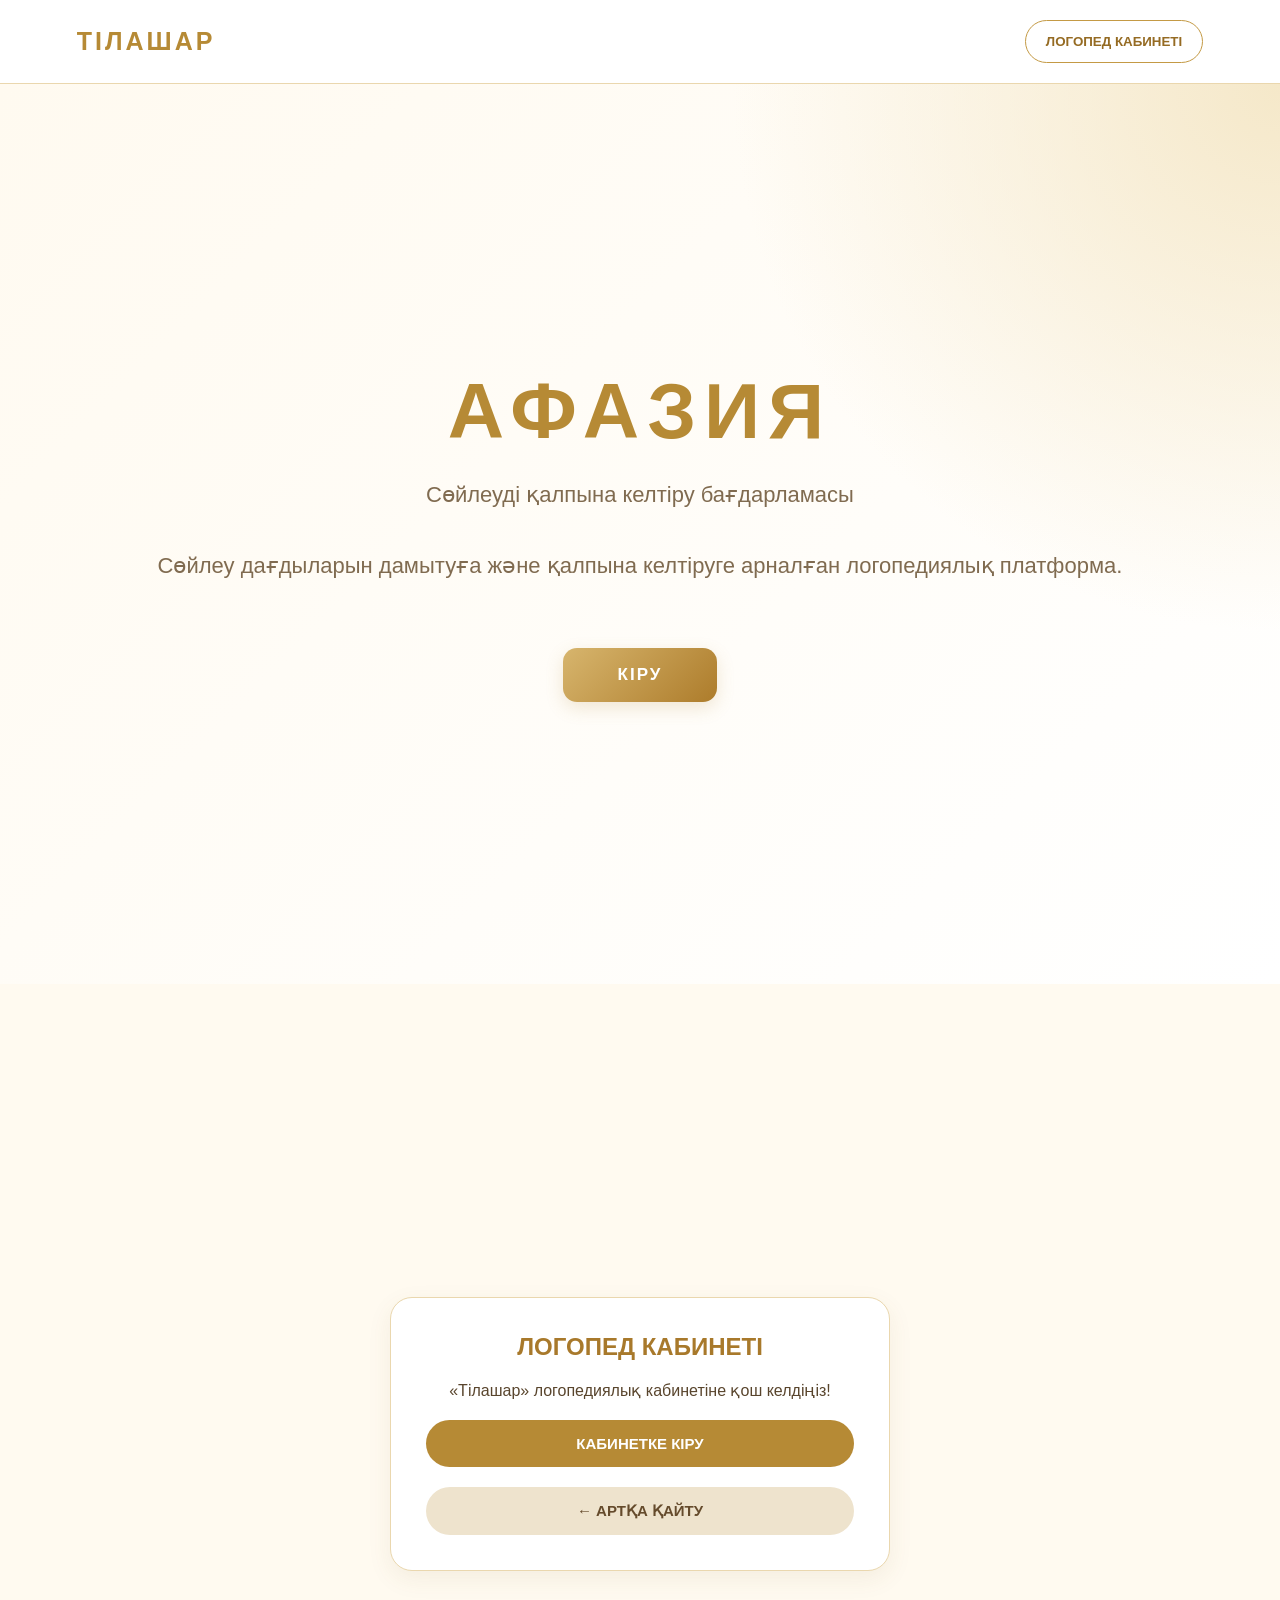
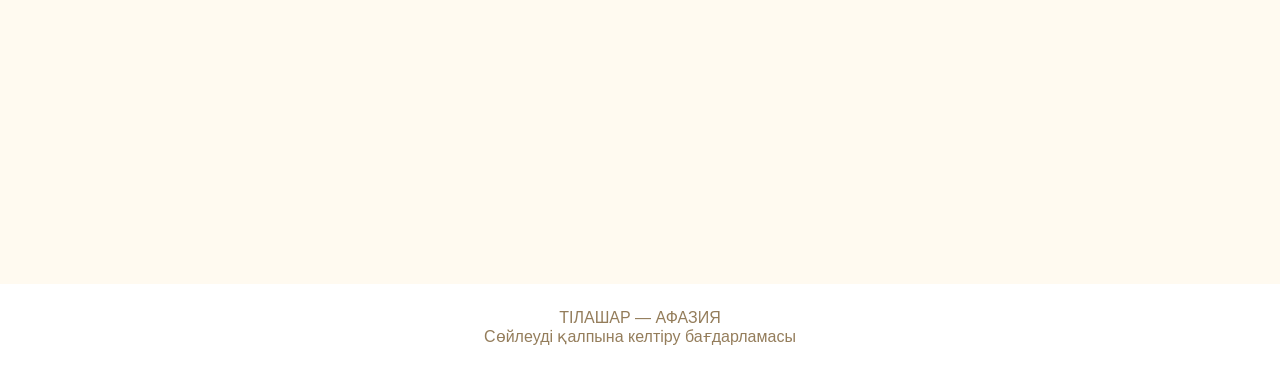
<file: index.html>
<!DOCTYPE html>
<html lang="kk">
<head>
<meta charset="UTF-8">
<meta name="viewport" content="width=device-width, initial-scale=1.0">
<title>ТІЛАШАР — Афазия</title>
<link rel="stylesheet" href="style.css">
<style>
* {
    box-sizing: border-box;
}
body {
    margin: 0;
    font-family: Arial, sans-serif;
    background: #fffaf0;
    color: #59452d;
}
button {
    cursor: pointer;
    font-family: inherit;
}
header {
    display: flex;
    justify-content: space-between;
    align-items: center;
    padding: 20px 6%;
    background: white;
    border-bottom: 1px solid #ead7ae;
}
.logo {
    font-size: 25px;
    font-weight: bold;
    color: #b68a35;
    letter-spacing: 3px;
}
.cabinet-button {
    padding: 13px 20px;
    border: 1px solid #c49a45;
    border-radius: 25px;
    background: white;
    color: #956b23;
    font-weight: bold;
}
.home-screen {
    min-height: 85vh;
    display: flex;
    justify-content: center;
    align-items: center;
    text-align: center;
    padding: 25px;
}
.home-content h1 {
    font-size: clamp(50px, 10vw, 90px);
    color: #b68a35;
    letter-spacing: 7px;
    margin-bottom: 10px;
}
.home-content p {
    font-size: 19px;
    line-height: 1.7;
    color: #806b50;
}
.enter-button {
    display: inline-block;
    margin-top: 30px;
    padding: 17px 70px;
    border: none;
    border-radius: 35px;
    background: linear-gradient(135deg, #d7b56d, #ad7c2b);
    color: white;
    font-size: 19px;
    font-weight: bold;
    box-shadow: 0 7px 20px #d9c69f;
}
.program-screen {
    display: none;
    padding: 45px 6%;
    min-height: 80vh;
}
.program-heading {
    text-align: center;
    margin-bottom: 35px;
}
.program-heading h2 {
    color: #a8792b;
    font-size: 30px;
}
.program-heading p {
    color: #806b50;
}
.world-grid {
    display: grid;
    grid-template-columns: repeat(4, 1fr);
    gap: 20px;
}
.world-card {
    min-height: 170px;
    padding: 25px 15px;
    border: 1px solid #ead7ae;
    border-radius: 20px;
    background: white;
    color: #654b2c;
    font-size: 17px;
    font-weight: bold;
    box-shadow: 0 5px 16px rgba(120,90,35,.08);
}
.world-card:hover {
    background: #fff2d7;
    transform: translateY(-4px);
}
.world-icon {
    display: block;
    font-size: 38px;
    margin-bottom: 15px;
}
.section-content {
    max-width: 950px;
    margin: auto;
}
.section-page {
    padding: 30px;
    background: white;
    border: 1px solid #ead7ae;
    border-radius: 20px;
}
.section-page h2 {
    color: #a8792b;
}
.back-to-menu {
    padding: 12px 20px;
    border: none;
    border-radius: 25px;
    background: #ead9b4;
    color: #634a28;
    font-weight: bold;
}
.task-list {
    display: grid;
    gap: 13px;
    margin-top: 25px;
}
.task-card {
    display: flex;
    align-items: center;
    gap: 15px;
    padding: 17px;
    border: 1px solid #ead7ae;
    border-radius: 13px;
    background: #fffaf0;
}
.task-number {
    display: flex;
    justify-content: center;
    align-items: center;
    min-width: 35px;
    height: 35px;
    border-radius: 50%;
    background: #d7b56d;
    color: white;
}
.task-card button {
    margin-left: auto;
    padding: 10px 18px;
    border: none;
    border-radius: 20px;
    background: #b68a35;
    color: white;
    font-weight: bold;
}
.login-screen {
    display: none;
    min-height: 75vh;
    justify-content: center;
    align-items: center;
    padding: 25px;
}
.login-box {
    max-width: 500px;
    width: 100%;
    padding: 35px;
    text-align: center;
    background: white;
    border: 1px solid #ead7ae;
    border-radius: 22px;
}
.login-box h2 {
    color: #a8792b;
}
.login-box button {
    display: block;
    width: 100%;
    margin-top: 20px;
    padding: 15px;
    border: none;
    border-radius: 25px;
    background: #b68a35;
    color: white;
    font-weight: bold;
}
.login-box .back-button {
    background: #eee3cd;
    color: #654b2c;
}
footer {
    padding: 25px;
    text-align: center;
    background: white;
    color: #947d5b;
}
@media(max-width:850px) {
    .world-grid {
        grid-template-columns: repeat(2, 1fr);
    }
}
@media(max-width:500px) {
    header {
        padding: 15px;
    }
    .logo {
        font-size: 19px;
    }
    .cabinet-button {
        font-size: 11px;
        padding: 10px;
    }
    .world-grid {
        grid-template-columns: 1fr;
    }
    .task-card {
        flex-wrap: wrap;
    }
}
</style>
</head>
<body>
<header>
    <div class="logo">ТІЛАШАР</div>
<button class="cabinet-button" id="cabinetButton">
    ЛОГОПЕД КАБИНЕТІ
</button>
</header>
<!-- БАСТЫ БЕТ -->
<section id="home" class="home-screen">
    <div class="home-content">
        <h1>АФАЗИЯ</h1>
    <p>Сөйлеуді қалпына келтіру бағдарламасы</p>
    <p>
        Сөйлеу дағдыларын дамытуға және қалпына келтіруге
        арналған логопедиялық платформа.
    </p>
    <button id="enterButton" class="enter-button" type="button">
        КІРУ
    </button>
</div>
</section>
<!-- 8 БӨЛІМ -->
<main id="program" class="program-screen">
<div id="program-heading" class="program-heading">
    <h2>ЛОГОПЕДИЯЛЫҚ БАҒДАРЛАМА</h2>
    <p>Өзіңізге қажетті бөлімді таңдаңыз</p>
</div>
<div id="world-grid" class="world-grid">
    <button class="world-card" onclick="openSection('breathing')">
        <span class="world-icon">🌬️</span>
        ТЫНЫС АЛУ
    </button>
    <button class="world-card" onclick="openSection('articulation')">
        <span class="world-icon">👄</span>
        АРТИКУЛЯЦИЯ
    </button>
    <button class="world-card" onclick="openSection('vocabulary')">
        <span class="world-icon">📚</span>
        СӨЗДІК ҚОР
    </button>
    <button class="world-card" onclick="openSection('understanding')">
        <span class="world-icon">🧠</span>
        СӨЙЛЕУДІ ТҮСІНУ
    </button>
    <button class="world-card" onclick="openSection('speech')">
        <span class="world-icon">💬</span>
        СӨЙЛЕУДІ ҚАЛЫПТАСТЫРУ
    </button>
    <button class="world-card" onclick="openSection('reading')">
        <span class="world-icon">✍️</span>
        ОҚУ ЖӘНЕ ЖАЗУ
    </button>
    <button class="world-card" onclick="openSection('logorhythmics')">
        <span class="world-icon">🎵</span>
        ЛОГОРИТМИКА
    </button>
    <button class="world-card" onclick="openSection('results')">
        <span class="world-icon">📊</span>
        НӘТИЖЕЛЕР
    </button>
</div>
<div id="section-content" class="section-content"
     style="display:none;"></div>
</main>
<!-- ЛОГОПЕД КАБИНЕТІ -->
<section id="logopedLogin" class="login-screen">
    <div class="login-box">
        <h2>ЛОГОПЕД КАБИНЕТІ</h2>
    <p>«Тілашар» логопедиялық кабинетіне қош келдіңіз!</p>
    <button id="cabinetEnterButton">
        КАБИНЕТКЕ КІРУ
    </button>
    <button class="back-button" id="backButton">
        ← АРТҚА ҚАЙТУ
    </button>
</div>
</section>
<footer>
    <p>ТІЛАШАР — АФАЗИЯ</p>
    <p>Сөйлеуді қалпына келтіру бағдарламасы</p>
</footer>
<!-- БАРЛЫҚ БАТЫРМАЛАРДЫҢ ЖҰМЫСЫ -->
<script>
(function () {
    const home = document.getElementById("home");
    const program = document.getElementById("program");
    const login = document.getElementById("logopedLogin");
    const grid = document.getElementById("world-grid");
    const content = document.getElementById("section-content");
    const heading = document.getElementById("program-heading");
    const sections = {
        breathing: {
            title: "ТЫНЫС АЛУ",
            description: "Сөйлеу тынысын дамытуға арналған бөлім.",
            tasks: [
                "Дұрыс тыныс алуды үйрену",
                "Мұрын арқылы тыныс алу",
                "Ауыз арқылы дем шығару",
                "Ұзақ дем шығару",
                "Демді бірқалыпты реттеу"
            ]
        },
        articulation: {
            title: "АРТИКУЛЯЦИЯ",
            description: "Сөйлеу мүшелерінің қимылын дамыту.",
            tasks: [
                "Ерін жаттығулары",
                "Тіл жаттығулары",
                "Жақ жаттығулары",
                "Артикуляциялық қалыптар",
                "Қимылдарды қайталау"
            ]
        },
        vocabulary: {
            title: "СӨЗДІК ҚОР",
            description: "Сөздерді түсіну және қолдану.",
            tasks: [
                "Заттарды атау",
                "Суреттерді сәйкестендіру",
                "Заттардың атауын табу",
                "Сөздерді топтастыру",
                "Сөздерді сөйлемде қолдану"
            ]
        },
        understanding: {
            title: "СӨЙЛЕУДІ ТҮСІНУ",
            description: "Сөздер мен сөйлемдерді түсінуді дамыту.",
            tasks: [
                "Жеке сөздерді түсіну",
                "Қарапайым нұсқауларды орындау",
                "Сөйлемдерді түсіну",
                "Сұрақтарға жауап беру",
                "Мәтін мазмұнын түсіну"
            ]
        },
        speech: {
            title: "СӨЙЛЕУДІ ҚАЛЫПТАСТЫРУ",
            description: "Ойын сөз арқылы жеткізу дағдыларын дамыту.",
            tasks: [
                "Жеке сөздерді айту",
                "Сөз тіркестерін құрастыру",
                "Сөйлем құрау",
                "Сурет бойынша әңгімелеу",
                "Өз ойын жеткізу"
            ]
        },
        reading: {
            title: "ОҚУ ЖӘНЕ ЖАЗУ",
            description: "Оқу және жазу дағдыларын дамыту.",
            tasks: [
                "Әріптерді тану",
                "Буындарды оқу",
                "Сөздерді оқу",
                "Сөздерді жазу",
                "Сөйлем жазу"
            ]
        },
        logorhythmics: {
            title: "ЛОГОРИТМИКА",
            description: "Қимыл, ырғақ және сөйлеуді үйлестіру.",
            tasks: [
                "Ырғақты сезіну",
                "Қимылды қайталау",
                "Музыка ырғағымен қозғалу",
                "Сөз бен қимылды үйлестіру",
                "Қимылды сөйлеу жаттығулары"
            ]
        },
        results: {
            title: "НӘТИЖЕЛЕР",
            description: "Орындалған тапсырмалар мен даму көрсеткіштері.",
            tasks: [
                "Орындалған тапсырмалар",
                "Диагностика нәтижелері",
                "Бастапқы көрсеткіштер",
                "Қайталама көрсеткіштер",
                "Даму динамикасы"
            ]
        }
    };
    // КІРУ БАТЫРМАСЫ
    document.getElementById("enterButton").addEventListener("click", function () {
        home.style.display = "none";
        login.style.display = "none";
        program.style.display = "block";
        showMenu();
        window.scrollTo(0, 0);
    });
    // ЛОГОПЕД КАБИНЕТІ
    document.getElementById("cabinetButton").addEventListener("click", function () {
        home.style.display = "none";
        program.style.display = "none";
        login.style.display = "flex";
        window.scrollTo(0, 0);
    });
    // КАБИНЕТКЕ ӨТУ
    document.getElementById("cabinetEnterButton").addEventListener("click", function () {
        window.location.href = "cabinet.html";
    });
    // АРТҚА ҚАЙТУ
    document.getElementById("backButton").addEventListener("click", function () {
        login.style.display = "none";
        program.style.display = "block";
        showMenu();
    });
    // БӨЛІМДІ АШУ
    window.openSection = function (key) {
        const section = sections[key];
        if (!section) return;
        grid.style.display = "none";
        heading.style.display = "none";
        content.style.display = "block";
        content.innerHTML = `
            <div class="section-page">
                <button class="back-to-menu" onclick="showMenu()">
                    ← МӘЗІРГЕ ҚАЙТУ
                </button>
                <h2>${section.title}</h2>
                <p>${section.description}</p>
                <div class="task-list">
                    ${section.tasks.map((task, index) => `
                        <div class="task-card">
                            <span class="task-number">${index + 1}</span>
                            <span>${task}</span>
                            <button onclick="openTask('${key}', ${index})">
                                АШУ
                            </button>
                        </div>
                    `).join("")}
                </div>
            </div>
        `;
    };
    // ТАПСЫРМАНЫ АШУ
    window.openTask = function (key, index) {
        const section = sections[key];
        if (!section) return;
        const task = section.tasks[index];
        content.innerHTML = `
            <div class="section-page">
                <button class="back-to-menu" onclick="openSection('${key}')">
                    ← АРТҚА
                </button>
                <h2>${task}</h2>
                <p>${section.description}</p>
                <div class="task-instruction">
                    <h3>Тапсырманың мақсаты</h3>
                    <p>${section.description}</p>
                    <h3>Орындау тәртібі</h3>
                    <p>
                        Логопед нұсқауды түсіндіреді, тапсырманы көрсетеді
                        және орындалуын бақылайды.
                    </p>
                </div>
            </div>
        `;
    };
    // МӘЗІРГЕ ҚАЙТУ
    window.showMenu = function () {
        grid.style.display = "grid";
        heading.style.display = "block";
        content.style.display = "none";
        content.innerHTML = "";
    };
})();
</script>
</body>
</html>
</file>
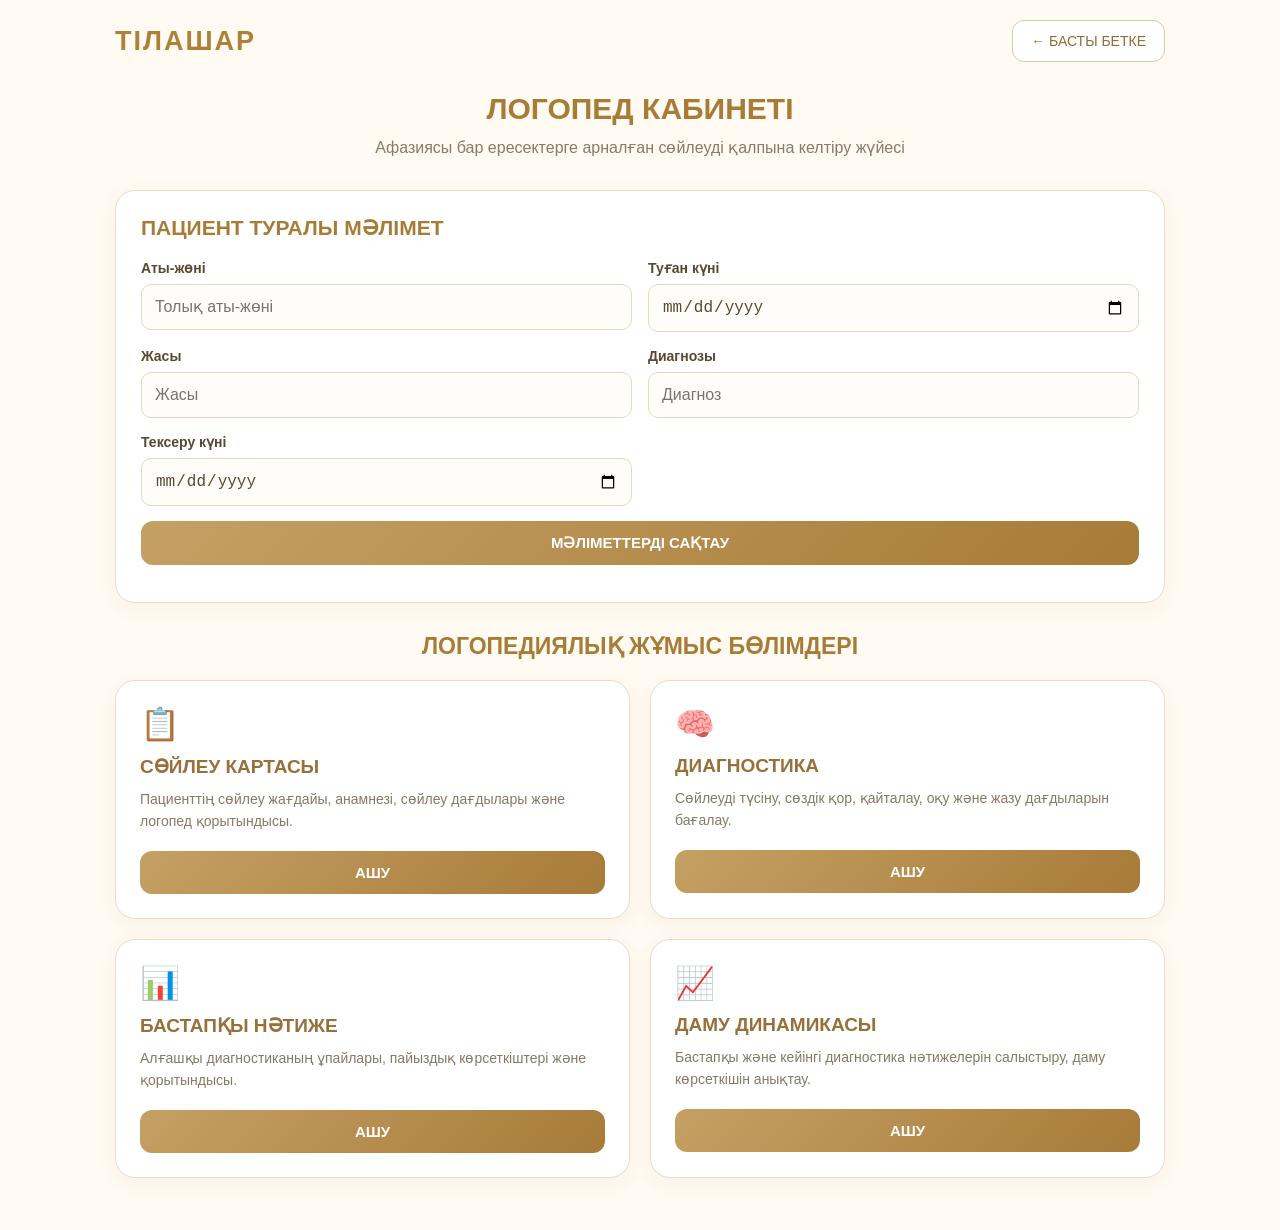
<file: cabinet.html>
<!DOCTYPE html>
<html lang="kk">
<head>
  <meta charset="UTF-8">
  <meta name="viewport" content="width=device-width, initial-scale=1.0">
  <title>Тілашар — Логопед кабинеті</title>
  <style>
    * {
      box-sizing: border-box;
      margin: 0;
      padding: 0;
    }
    body {
      font-family: Arial, sans-serif;
      background: #fffaf2;
      color: #594832;
      padding: 20px;
    }
    .container {
      max-width: 1050px;
      margin: 0 auto;
    }
    header {
      display: flex;
      justify-content: space-between;
      align-items: center;
      flex-wrap: wrap;
      gap: 15px;
      margin-bottom: 30px;
    }
    .logo {
      font-size: 27px;
      font-weight: bold;
      color: #ae8139;
      letter-spacing: 2px;
    }
    .back-button {
      border: 1px solid #dfc99f;
      background: white;
      color: #8e6c36;
      border-radius: 12px;
      padding: 12px 18px;
      cursor: pointer;
      font-size: 14px;
    }
    .title {
      text-align: center;
      margin-bottom: 30px;
    }
    .title h1 {
      font-size: 30px;
      color: #a77c36;
      margin-bottom: 10px;
    }
    .title p {
      color: #897b67;
      line-height: 1.5;
    }
    .patient-box {
      background: white;
      border: 1px solid #eadcc3;
      border-radius: 20px;
      padding: 25px;
      margin-bottom: 30px;
      box-shadow: 0 5px 20px rgba(130, 100, 50, 0.06);
    }
    .patient-box h2 {
      color: #a77c36;
      margin-bottom: 20px;
      font-size: 21px;
    }
    .form-grid {
      display: grid;
      grid-template-columns: repeat(2, minmax(0, 1fr));
      gap: 16px;
    }
    .field {
      display: flex;
      flex-direction: column;
      gap: 8px;
    }
    .field label {
      font-size: 14px;
      font-weight: bold;
    }
    input, textarea, select {
      width: 100%;
      min-width: 0;
      padding: 13px;
      border: 1px solid #e7d8bd;
      border-radius: 10px;
      font-size: 16px;
      background: #fffdf9;
      color: #594832;
    }
    .save-button, .open-button {
      background: linear-gradient(135deg, #c5a064, #a77b38);
      color: white;
      border: none;
      border-radius: 12px;
      padding: 13px 20px;
      font-size: 15px;
      font-weight: bold;
      cursor: pointer;
      margin-top: 15px;
    }
    .save-button {
      width: 100%;
    }
    .message {
      margin-top: 12px;
      color: #64834d;
      font-size: 14px;
    }
    .section-title {
      text-align: center;
      color: #a77c36;
      margin-bottom: 20px;
      font-size: 23px;
    }
    .menu-grid {
      display: grid;
      grid-template-columns: repeat(2, minmax(0, 1fr));
      gap: 20px;
      margin-bottom: 30px;
    }
    .menu-card {
      background: white;
      border: 1px solid #eadcc3;
      border-radius: 20px;
      padding: 24px;
      box-shadow: 0 5px 20px rgba(130, 100, 50, 0.06);
    }
    .menu-card .icon {
      font-size: 32px;
      margin-bottom: 12px;
    }
    .menu-card h3 {
      font-size: 19px;
      color: #98703a;
      margin-bottom: 10px;
    }
    .menu-card p {
      color: #887963;
      font-size: 14px;
      line-height: 1.6;
      min-height: 45px;
    }
    .open-button {
      width: 100%;
      margin-top: 18px;
    }
    .open-button:hover, .save-button:hover {
      opacity: 0.9;
    }
    #patientContent {
      display: none;
      background: white;
      border: 1px solid #eadcc3;
      border-radius: 20px;
      padding: 25px;
      margin-bottom: 30px;
      min-height: 200px;
    }
    .content-back {
      background: #f8f0e2;
      color: #896a39;
      border: 1px solid #eadcc3;
      padding: 11px 17px;
      border-radius: 10px;
      cursor: pointer;
      margin-bottom: 20px;
      font-size: 14px;
    }
    @media (max-width: 650px) {
      body {
        padding: 13px;
      }
      .form-grid, .menu-grid {
        grid-template-columns: 1fr;
      }
      .title h1 {
        font-size: 25px;
      }
      .patient-box, .menu-card, #patientContent {
        padding: 18px;
      }
    }
  </style>
</head>
<body>
<div class="container">
  <header>
    <div class="logo">ТІЛАШАР</div>
<button class="back-button" onclick="goBack()">
  ← БАСТЫ БЕТКЕ
</button>
  </header>
  <div class="title">
    <h1>ЛОГОПЕД КАБИНЕТІ</h1>
    <p>Афазиясы бар ересектерге арналған сөйлеуді қалпына келтіру жүйесі</p>
  </div>
  <!-- ПАЦИЕНТ МӘЛІМЕТТЕРІ -->
  <section class="patient-box">
    <h2>ПАЦИЕНТ ТУРАЛЫ МӘЛІМЕТ</h2>
<form id="patientForm">
  <div class="form-grid">
    <div class="field">
      <label for="fullName">Аты-жөні</label>
      <input id="fullName" type="text" placeholder="Толық аты-жөні">
    </div>
    <div class="field">
      <label for="birthDate">Туған күні</label>
      <input id="birthDate" type="date">
    </div>
    <div class="field">
      <label for="age">Жасы</label>
      <input id="age" type="number" placeholder="Жасы">
    </div>
    <div class="field">
      <label for="diagnosis">Диагнозы</label>
      <input id="diagnosis" type="text" placeholder="Диагноз">
    </div>
    <div class="field">
      <label for="testDate">Тексеру күні</label>
      <input id="testDate" type="date">
    </div>
  </div>
  <button class="save-button" type="submit">
    МӘЛІМЕТТЕРДІ САҚТАУ
  </button>
  <div id="patientMessage" class="message"></div>
</form>
  </section>
  <!-- ТӨРТ НЕГІЗГІ БӨЛІМ -->
  <h2 class="section-title">ЛОГОПЕДИЯЛЫҚ ЖҰМЫС БӨЛІМДЕРІ</h2>
  <div id="cabinetMenu" class="menu-grid">
<div class="menu-card">
  <div class="icon">📋</div>
  <h3>СӨЙЛЕУ КАРТАСЫ</h3>
  <p>Пациенттің сөйлеу жағдайы, анамнезі, сөйлеу дағдылары және логопед қорытындысы.</p>
  <button class="open-button" onclick="showPatientSection('speechCard')">
    АШУ
  </button>
</div>
<div class="menu-card">
  <div class="icon">🧠</div>
  <h3>ДИАГНОСТИКА</h3>
  <p>Сөйлеуді түсіну, сөздік қор, қайталау, оқу және жазу дағдыларын бағалау.</p>
  <button class="open-button" onclick="showPatientSection('diagnostics')">
    АШУ
  </button>
</div>
<div class="menu-card">
  <div class="icon">📊</div>
  <h3>БАСТАПҚЫ НӘТИЖЕ</h3>
  <p>Алғашқы диагностиканың ұпайлары, пайыздық көрсеткіштері және қорытындысы.</p>
  <button class="open-button" onclick="showPatientSection('initialResult')">
    АШУ
  </button>
</div>
<div class="menu-card">
  <div class="icon">📈</div>
  <h3>ДАМУ ДИНАМИКАСЫ</h3>
  <p>Бастапқы және кейінгі диагностика нәтижелерін салыстыру, даму көрсеткішін анықтау.</p>
  <button class="open-button" onclick="showPatientSection('dynamics')">
    АШУ
  </button>
</div>
  </div>
  <!-- БӨЛІМДЕРДІҢ АҚПАРАТЫ ОСЫ ЖЕРДЕ АШЫЛАДЫ -->
  <section id="patientContent"></section>
</div>
<script src="cabinet.js"></script>
<script src="speech-card.js"></script>
<script src="dynamics.js"></script>
<script>
  function goBack() {
    window.location.href = "index.html";
  }
</script>
</body>
</html>
</file>
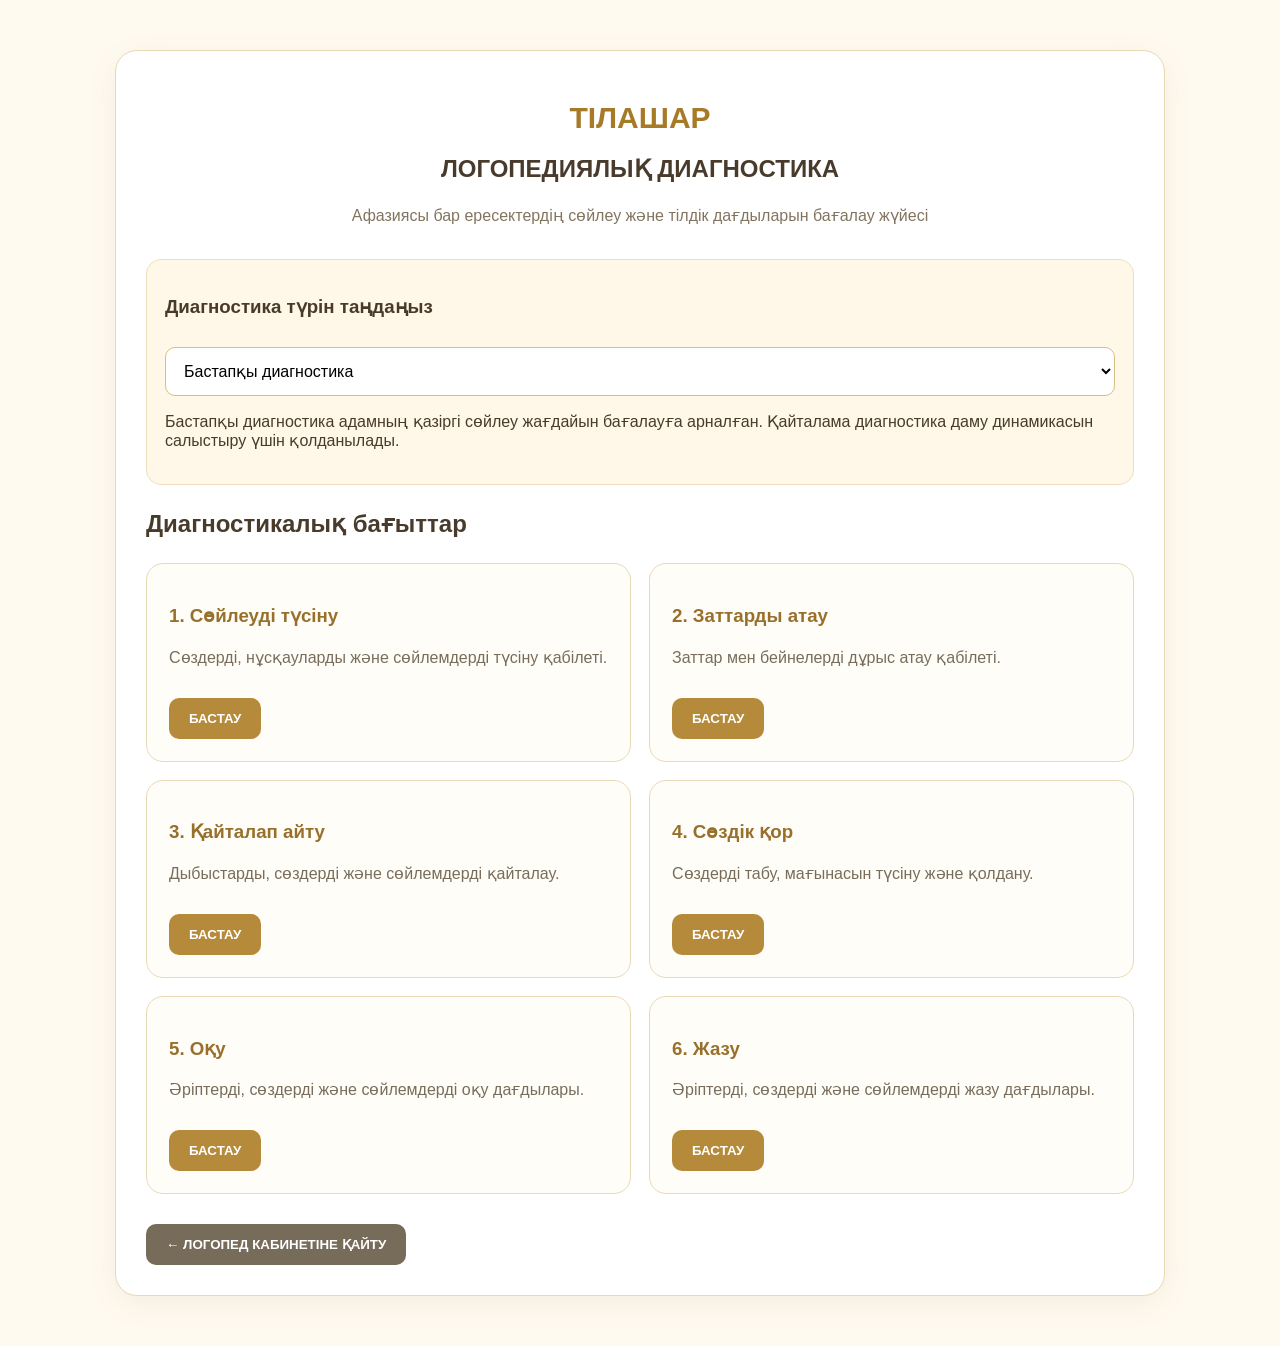
<file: diagnostics.html>
<!DOCTYPE html>
<html lang="kk">
<head>
    <meta charset="UTF-8">
    <meta name="viewport" content="width=device-width, initial-scale=1.0">
    <title>ТІЛАШАР — Диагностика</title>
<style>
    * {
        box-sizing: border-box;
    }
    body {
        margin: 0;
        padding: 20px;
        font-family: Arial, sans-serif;
        background: #fffaf0;
        color: #493b2b;
    }
    .diagnostics-page {
        max-width: 1050px;
        margin: 30px auto;
        padding: 30px;
        background: white;
        border: 1px solid #ead8b5;
        border-radius: 22px;
        box-shadow: 0 8px 30px rgba(120, 90, 40, 0.08);
    }
    .top {
        text-align: center;
        margin-bottom: 30px;
    }
    .top h1 {
        color: #a77a27;
        font-size: 30px;
    }
    .top p {
        color: #82745f;
        line-height: 1.6;
    }
    .patient-box {
        padding: 18px;
        margin-bottom: 25px;
        background: #fff8e9;
        border-radius: 15px;
        border: 1px solid #efdfbd;
    }
    select {
        width: 100%;
        padding: 14px;
        margin-top: 10px;
        border: 1px solid #d8bd84;
        border-radius: 10px;
        background: white;
        font-size: 16px;
    }
    .category-grid {
        display: grid;
        grid-template-columns: repeat(2, 1fr);
        gap: 18px;
        margin-top: 25px;
    }
    .category-card {
        padding: 22px;
        border: 1px solid #ead9b7;
        border-radius: 17px;
        background: #fffdf8;
    }
    .category-card h3 {
        color: #98702c;
    }
    .category-card p {
        color: #786d5b;
        line-height: 1.5;
    }
    button {
        padding: 13px 20px;
        border: none;
        border-radius: 10px;
        background: #b58a3b;
        color: white;
        font-weight: bold;
        cursor: pointer;
        margin-top: 12px;
    }
    button:hover {
        background: #96702d;
    }
    .back-button {
        background: #776b59;
        margin-top: 30px;
    }
    .diagnostic-task {
        margin-top: 25px;
        padding: 25px;
        background: #fffaf0;
        border-radius: 17px;
        border: 1px solid #ead9b7;
    }
    @media(max-width: 650px) {
        body {
            padding: 10px;
        }
        .diagnostics-page {
            padding: 18px;
            margin: 10px auto;
        }
        .category-grid {
            grid-template-columns: 1fr;
        }
        .top h1 {
            font-size: 24px;
        }
    }
</style>
</head>
<body>
<main class="diagnostics-page">
<div class="top">
    <h1>ТІЛАШАР</h1>
    <h2>ЛОГОПЕДИЯЛЫҚ ДИАГНОСТИКА</h2>
    <p>
        Афазиясы бар ересектердің сөйлеу және тілдік
        дағдыларын бағалау жүйесі
    </p>
</div>
<div class="patient-box">
    <h3>Диагностика түрін таңдаңыз</h3>
    <select id="assessmentType">
        <option value="initial">Бастапқы диагностика</option>
        <option value="repeat">Қайталама диагностика</option>
    </select>
    <p>
        Бастапқы диагностика адамның қазіргі сөйлеу жағдайын
        бағалауға арналған. Қайталама диагностика даму динамикасын
        салыстыру үшін қолданылады.
    </p>
</div>
<h2>Диагностикалық бағыттар</h2>
<div class="category-grid">
    <div class="category-card">
        <h3>1. Сөйлеуді түсіну</h3>
        <p>Сөздерді, нұсқауларды және сөйлемдерді түсіну қабілеті.</p>
        <button onclick="startCategory('understanding')">БАСТАУ</button>
    </div>
    <div class="category-card">
        <h3>2. Заттарды атау</h3>
        <p>Заттар мен бейнелерді дұрыс атау қабілеті.</p>
        <button onclick="startCategory('naming')">БАСТАУ</button>
    </div>
    <div class="category-card">
        <h3>3. Қайталап айту</h3>
        <p>Дыбыстарды, сөздерді және сөйлемдерді қайталау.</p>
        <button onclick="startCategory('repetition')">БАСТАУ</button>
    </div>
    <div class="category-card">
        <h3>4. Сөздік қор</h3>
        <p>Сөздерді табу, мағынасын түсіну және қолдану.</p>
        <button onclick="startCategory('vocabulary')">БАСТАУ</button>
    </div>
    <div class="category-card">
        <h3>5. Оқу</h3>
        <p>Әріптерді, сөздерді және сөйлемдерді оқу дағдылары.</p>
        <button onclick="startCategory('reading')">БАСТАУ</button>
    </div>
    <div class="category-card">
        <h3>6. Жазу</h3>
        <p>Әріптерді, сөздерді және сөйлемдерді жазу дағдылары.</p>
        <button onclick="startCategory('writing')">БАСТАУ</button>
    </div>
</div>
<button class="back-button"
    onclick="window.location.href='cabinet.html'">
    ← ЛОГОПЕД КАБИНЕТІНЕ ҚАЙТУ
</button>
</main>
<script src="diagnostics.js"></script>
</body>
</html>
</file>
<file: style.css>
:root {
–gold: #b58a43;
–gold-light: #e6c98e;
–cream: #fffaf0;
–white: #ffffff;
–text: #574735;
–muted: #8d7b65;
–border: #eadcc3;
–soft: #f8f0df;
}

* {
    margin: 0;
    padding: 0;
    box-sizing: border-box;
    }

html {
scroll-behavior: smooth;
}

body {
font-family: Arial, sans-serif;
background: var(–cream);
color: var(–text);
min-height: 100vh;
}

button {
font-family: inherit;
cursor: pointer;
}

button:hover {
filter: brightness(0.97);
}

#home {
min-height: 100vh;
display: flex;
flex-direction: column;
justify-content: center;
align-items: center;
text-align: center;
padding: 25px;
background:
radial-gradient(circle at top right, #f5e8c9, transparent 35%),
linear-gradient(135deg, #fffaf0, #ffffff);
}

#home h1 {
color: var(–gold);
font-size: clamp(42px, 9vw, 78px);
letter-spacing: 8px;
margin-bottom: 20px;
}

#home p {
color: var(–muted);
font-size: clamp(16px, 3vw, 22px);
margin-bottom: 35px;
line-height: 1.6;
}

#home button {
background: var(–gold);
color: white;
border: none;
border-radius: 14px;
padding: 17px 55px;
font-size: 17px;
font-weight: bold;
letter-spacing: 2px;
box-shadow: 0 6px 18px rgba(181, 138, 67, 0.2);
}

#program {
min-height: 100vh;
padding: 20px;
background: var(–cream);
}

header {
width: 100%;
}

.program-header {
display: flex;
justify-content: space-between;
align-items: center;
gap: 15px;
padding: 15px 5px 25px;
border-bottom: 1px solid var(–border);
flex-wrap: wrap;
}

.logo {
color: var(–gold);
font-size: 25px;
font-weight: bold;
letter-spacing: 2px;
}

.cabinet-button {
background: white;
color: var(–gold);
border: 1px solid var(–gold-light);
padding: 12px 18px;
border-radius: 12px;
font-weight: bold;
}

.program-title {
text-align: center;
margin: 35px 0 10px;
color: var(–gold);
font-size: clamp(27px, 5vw, 40px);
}

.program-description {
text-align: center;
color: var(–muted);
line-height: 1.6;
margin-bottom: 30px;
}

#world-grid,
.world-grid {
display: grid;
grid-template-columns: repeat(auto-fit, minmax(210px, 1fr));
gap: 18px;
max-width: 1100px;
margin: 30px auto;
}

.world-card,
.world-button,
.menu-card {
background: var(–white);
border: 1px solid var(–border);
border-radius: 18px;
padding: 25px 18px;
color: var(–text);
text-align: center;
font-size: 16px;
font-weight: bold;
box-shadow: 0 5px 18px rgba(120, 90, 40, 0.05);
transition: 0.2s;
}

.world-card:hover,
.world-button:hover,
.menu-card:hover {
transform: translateY(-4px);
border-color: var(–gold);
box-shadow: 0 8px 20px rgba(120, 90, 40, 0.12);
}

.world-card .icon,
.world-icon {
display: block;
font-size: 35px;
margin-bottom: 12px;
}

#section-content {
max-width: 950px;
margin: 30px auto;
padding: 25px;
background: white;
border: 1px solid var(–border);
border-radius: 18px;
line-height: 1.7;
}

#section-content h2,
#section-content h3 {
color: var(–gold);
margin-bottom: 15px;
}

#section-content p {
color: var(–muted);
margin-bottom: 12px;
}

#logopedLogin {
min-height: 100vh;
padding: 25px;
display: flex;
justify-content: center;
align-items: center;
background: var(–cream);
}

.login-box {
width: 100%;
max-width: 450px;
padding: 35px 25px;
text-align: center;
background: white;
border: 1px solid var(–border);
border-radius: 22px;
box-shadow: 0 8px 25px rgba(120, 90, 40, 0.08);
}

.login-box h2 {
color: var(–gold);
margin-bottom: 20px;
}

.login-box button {
width: 100%;
padding: 15px;
margin-top: 15px;
background: var(–gold);
color: white;
border: none;
border-radius: 12px;
font-size: 15px;
font-weight: bold;
}

.back-button {
background: white;
color: var(–text);
border: 1px solid var(–gold-light);
padding: 11px 18px;
border-radius: 12px;
}

input,
select,
textarea {
font-family: inherit;
}

@media (max-width: 600px) {
#program {
padding: 14px;
}

.program-header {
    align-items: flex-start;
}
.logo {
    font-size: 21px;
}
#world-grid,
.world-grid {
    grid-template-columns: 1fr;
}
#section-content {
    padding: 18px;
}

}
</file>
